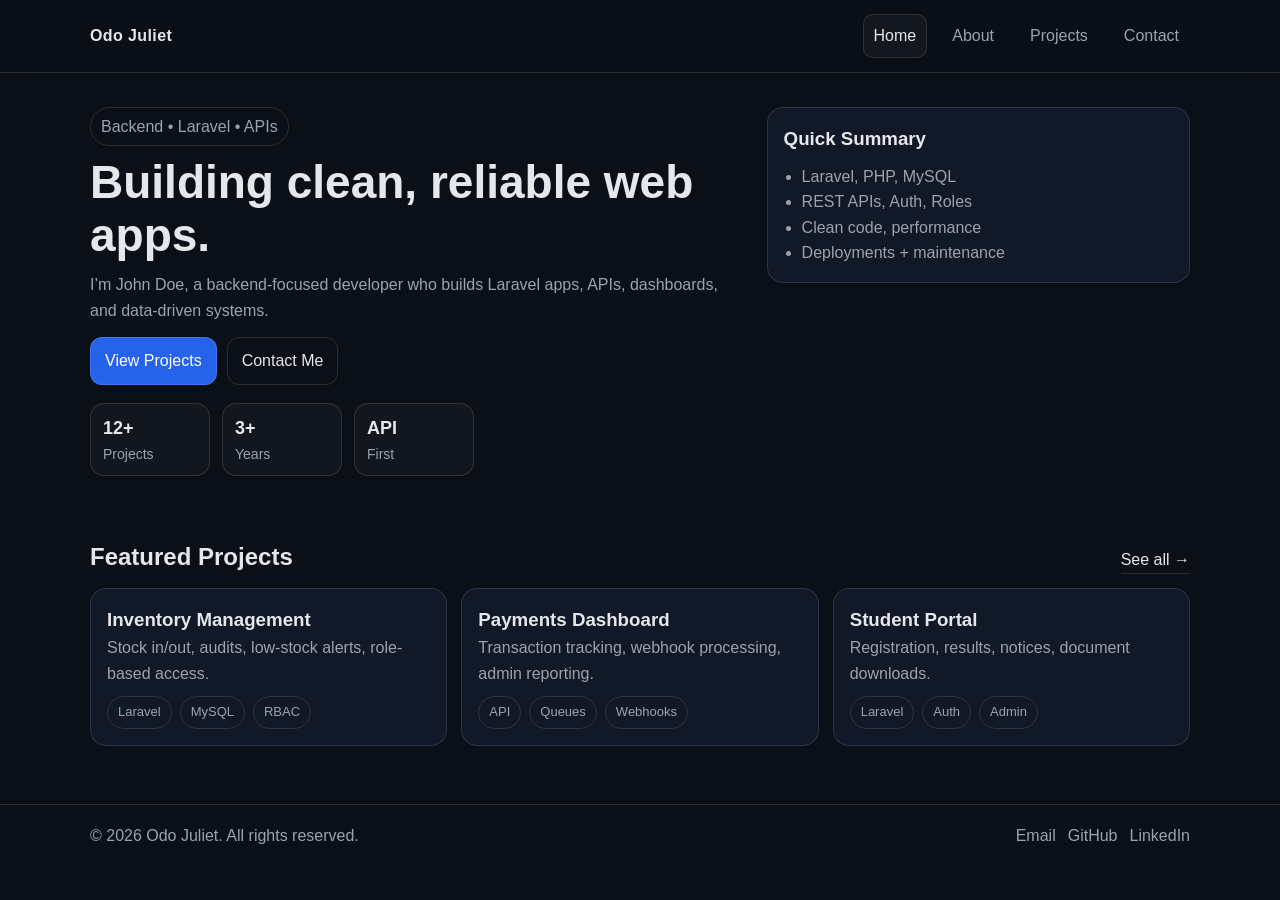
<file: index.html>
<!doctype html>
<html lang="en">
<head>
  <meta charset="utf-8" />
  <meta name="viewport" content="width=device-width, initial-scale=1" />
  <title>Odo Juliet | Portfolio</title>
  <link rel="stylesheet" href="assets/styles.css" />
</head>
<body>
  <header class="site-header">
    <div class="container header-inner">
      <a class="brand" href="index.html">Odo Juliet</a>

      <button class="menu-btn" id="menuBtn" aria-label="Open menu" aria-expanded="false">
        ☰
      </button>

      <nav class="nav" id="nav">
        <a class="nav-link active" href="index.html">Home</a>
        <a class="nav-link" href="about.html">About</a>
        <a class="nav-link" href="projects.html">Projects</a>
        <a class="nav-link" href="contact.html">Contact</a>
      </nav>
    </div>
  </header>

  <main class="container">
    <section class="hero">
      <div class="hero-text">
        <p class="pill">Backend • Laravel • APIs</p>
        <h1>Building clean, reliable web apps.</h1>
        <p class="muted">
          I’m John Doe, a backend-focused developer who builds Laravel apps, APIs, dashboards,
          and data-driven systems.
        </p>

        <div class="btn-row">
          <a class="btn" href="projects.html">View Projects</a>
          <a class="btn btn-ghost" href="contact.html">Contact Me</a>
        </div>

        <div class="stats">
          <div class="stat">
            <p class="stat-num">12+</p>
            <p class="stat-label">Projects</p>
          </div>
          <div class="stat">
            <p class="stat-num">3+</p>
            <p class="stat-label">Years</p>
          </div>
          <div class="stat">
            <p class="stat-num">API</p>
            <p class="stat-label">First</p>
          </div>
        </div>
      </div>

      <div class="hero-card">
        <h3>Quick Summary</h3>
        <ul class="list">
          <li>Laravel, PHP, MySQL</li>
          <li>REST APIs, Auth, Roles</li>
          <li>Clean code, performance</li>
          <li>Deployments + maintenance</li>
        </ul>
      </div>
    </section>

    <section class="section">
      <div class="section-head">
        <h2>Featured Projects</h2>
        <a class="link" href="projects.html">See all →</a>
      </div>

      <div class="grid">
        <article class="card">
          <h3>Inventory Management</h3>
          <p class="muted">Stock in/out, audits, low-stock alerts, role-based access.</p>
          <div class="tags">
            <span class="tag">Laravel</span><span class="tag">MySQL</span><span class="tag">RBAC</span>
          </div>
        </article>

        <article class="card">
          <h3>Payments Dashboard</h3>
          <p class="muted">Transaction tracking, webhook processing, admin reporting.</p>
          <div class="tags">
            <span class="tag">API</span><span class="tag">Queues</span><span class="tag">Webhooks</span>
          </div>
        </article>

        <article class="card">
          <h3>Student Portal</h3>
          <p class="muted">Registration, results, notices, document downloads.</p>
          <div class="tags">
            <span class="tag">Laravel</span><span class="tag">Auth</span><span class="tag">Admin</span>
          </div>
        </article>
      </div>
    </section>
  </main>

  <footer class="site-footer">
    <div class="container footer-inner">
      <p>© <span id="year"></span> Odo Juliet. All rights reserved.</p>
      <div class="footer-links">
        <a href="mailto:you@example.com">Email</a>
        <a href="#">GitHub</a>
        <a href="#">LinkedIn</a>
      </div>
    </div>
  </footer>

  <script src="assets/app.js"></script>
</body>
</html>
</file>
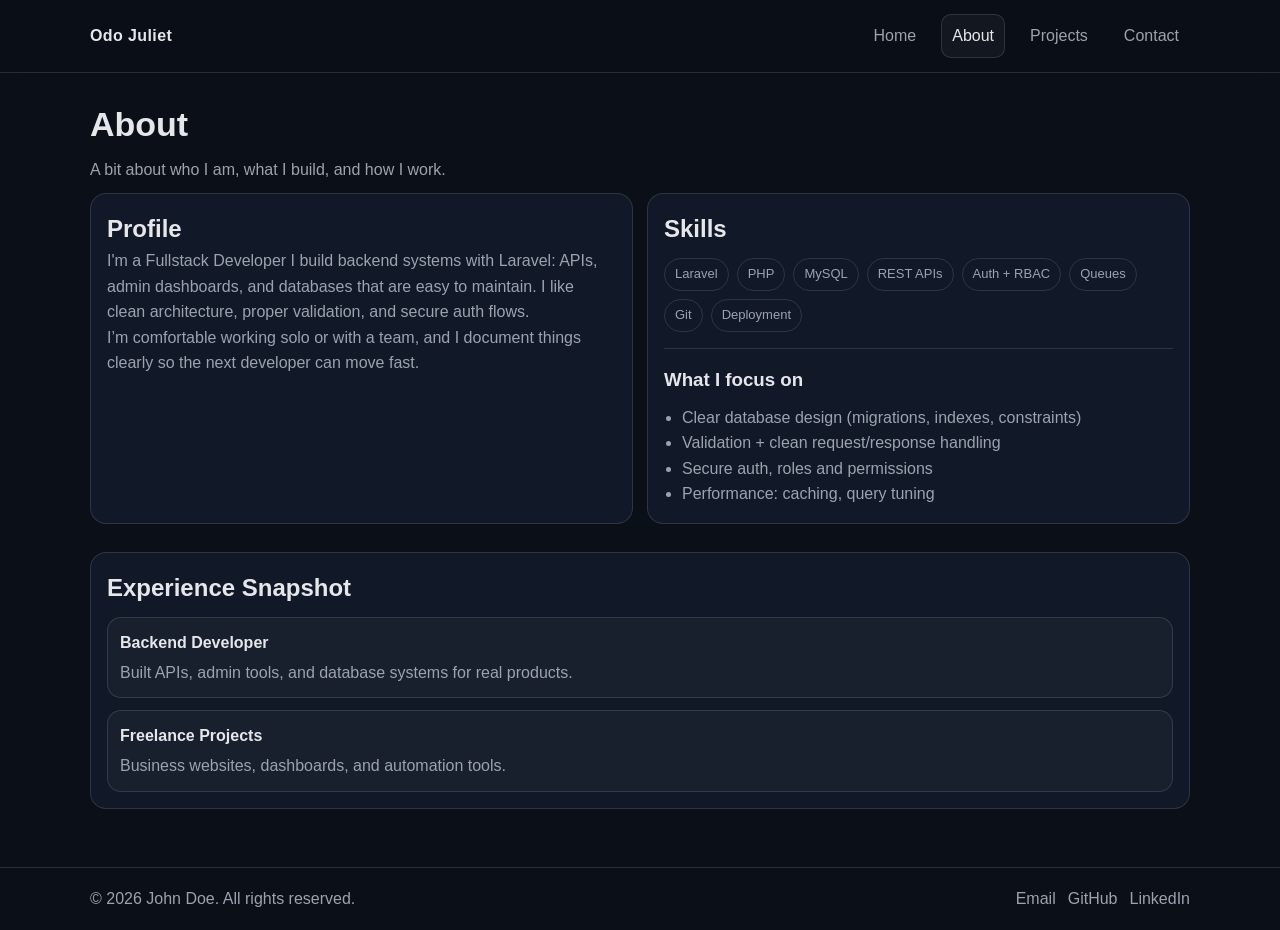
<file: about.html>
<!doctype html>
<html lang="en">
<head>
  <meta charset="utf-8" />
  <meta name="viewport" content="width=device-width, initial-scale=1" />
  <title>About | Odo Juliet </title>
  <link rel="stylesheet" href="assets/styles.css" />
</head>
<body>
  <header class="site-header">
    <div class="container header-inner">
      <a class="brand" href="index.html">Odo Juliet </a>
      <button class="menu-btn" id="menuBtn" aria-label="Open menu" aria-expanded="false">☰</button>
      <nav class="nav" id="nav">
        <a class="nav-link" href="index.html">Home</a>
        <a class="nav-link active" href="about.html">About</a>
        <a class="nav-link" href="projects.html">Projects</a>
        <a class="nav-link" href="contact.html">Contact</a>
      </nav>
    </div>
  </header>

  <main class="container">
    <section class="page-head">
      <h1>About</h1>
      <p class="muted">A bit about who I am, what I build, and how I work.</p>
    </section>

    <section class="grid-2">
      <div class="card">
        <h2>Profile</h2>
        <p class="muted">
          I'm a Fullstack Developer 
          I build backend systems with Laravel: APIs, admin dashboards, and databases that are easy
          to maintain. I like clean architecture, proper validation, and secure auth flows.
        </p>
        <p class="muted">
          I’m comfortable working solo or with a team, and I document things clearly so the next
          developer can move fast.
        </p>
      </div>

      <div class="card">
        <h2>Skills</h2>
        <div class="tags">
          <span class="tag">Laravel</span>
          <span class="tag">PHP</span>
          <span class="tag">MySQL</span>
          <span class="tag">REST APIs</span>
          <span class="tag">Auth + RBAC</span>
          <span class="tag">Queues</span>
          <span class="tag">Git</span>
          <span class="tag">Deployment</span>
        </div>

        <hr class="line" />

        <h3>What I focus on</h3>
        <ul class="list">
          <li>Clear database design (migrations, indexes, constraints)</li>
          <li>Validation + clean request/response handling</li>
          <li>Secure auth, roles and permissions</li>
          <li>Performance: caching, query tuning</li>
        </ul>
      </div>
    </section>

    <section class="section">
      <div class="card">
        <h2>Experience Snapshot</h2>
        <div class="timeline">
          <div class="time-item">
            <p class="time-title">Backend Developer</p>
            <p class="muted">Built APIs, admin tools, and database systems for real products.</p>
          </div>
          <div class="time-item">
            <p class="time-title">Freelance Projects</p>
            <p class="muted">Business websites, dashboards, and automation tools.</p>
          </div>
        </div>
      </div>
    </section>
  </main>

  <footer class="site-footer">
    <div class="container footer-inner">
      <p>© <span id="year"></span> John Doe. All rights reserved.</p>
      <div class="footer-links">
        <a href="mailto:you@example.com">Email</a>
        <a href="#">GitHub</a>
        <a href="#">LinkedIn</a>
      </div>
    </div>
  </footer>

  <script src="assets/app.js"></script>
</body>
</html>
</file>
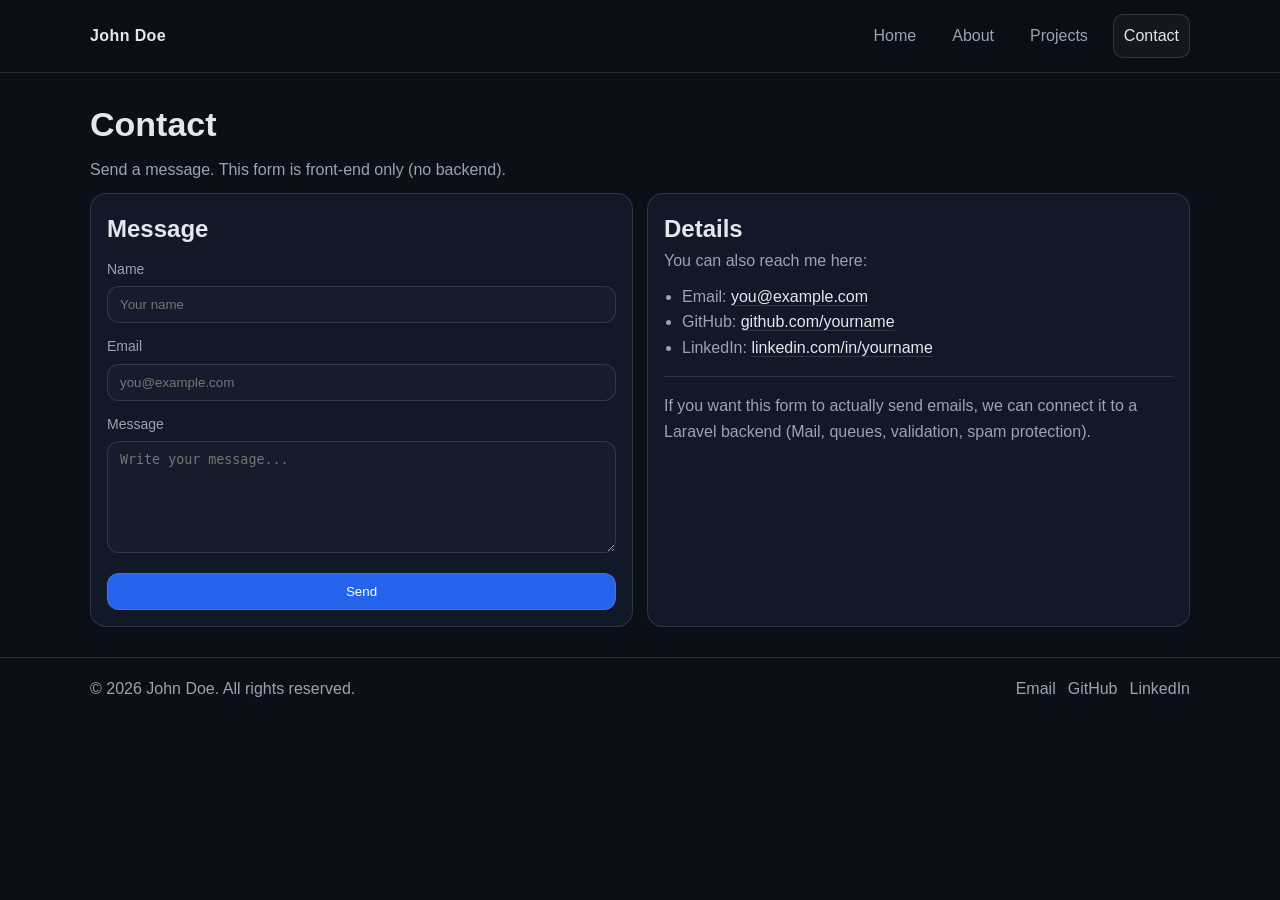
<file: contact.html>
<!doctype html>
<html lang="en">
<head>
  <meta charset="utf-8" />
  <meta name="viewport" content="width=device-width, initial-scale=1" />
  <title>Contact | John Doe</title>
  <link rel="stylesheet" href="assets/styles.css" />
</head>
<body>
  <header class="site-header">
    <div class="container header-inner">
      <a class="brand" href="index.html">John Doe</a>
      <button class="menu-btn" id="menuBtn" aria-label="Open menu" aria-expanded="false">☰</button>
      <nav class="nav" id="nav">
        <a class="nav-link" href="index.html">Home</a>
        <a class="nav-link" href="about.html">About</a>
        <a class="nav-link" href="projects.html">Projects</a>
        <a class="nav-link active" href="contact.html">Contact</a>
      </nav>
    </div>
  </header>

  <main class="container">
    <section class="page-head">
      <h1>Contact</h1>
      <p class="muted">Send a message. This form is front-end only (no backend).</p>
    </section>

    <section class="grid-2">
      <div class="card">
        <h2>Message</h2>
        <form class="form" action="#" method="post">
          <label class="field">
            <span>Name</span>
            <input type="text" name="name" placeholder="Your name" required />
          </label>

          <label class="field">
            <span>Email</span>
            <input type="email" name="email" placeholder="you@example.com" required />
          </label>

          <label class="field">
            <span>Message</span>
            <textarea name="message" rows="6" placeholder="Write your message..." required></textarea>
          </label>

          <button class="btn" type="submit">Send</button>
        </form>
      </div>

      <div class="card">
        <h2>Details</h2>
        <p class="muted">You can also reach me here:</p>
        <ul class="list">
          <li>Email: <a class="link" href="mailto:you@example.com">you@example.com</a></li>
          <li>GitHub: <a class="link" href="#">github.com/yourname</a></li>
          <li>LinkedIn: <a class="link" href="#">linkedin.com/in/yourname</a></li>
        </ul>

        <hr class="line" />

        <p class="muted">
          If you want this form to actually send emails, we can connect it to a Laravel backend
          (Mail, queues, validation, spam protection).
        </p>
      </div>
    </section>
  </main>

  <footer class="site-footer">
    <div class="container footer-inner">
      <p>© <span id="year"></span> John Doe. All rights reserved.</p>
      <div class="footer-links">
        <a href="mailto:you@example.com">Email</a>
        <a href="#">GitHub</a>
        <a href="#">LinkedIn</a>
      </div>
    </div>
  </footer>

  <script src="assets/app.js"></script>
</body>
</html>
</file>
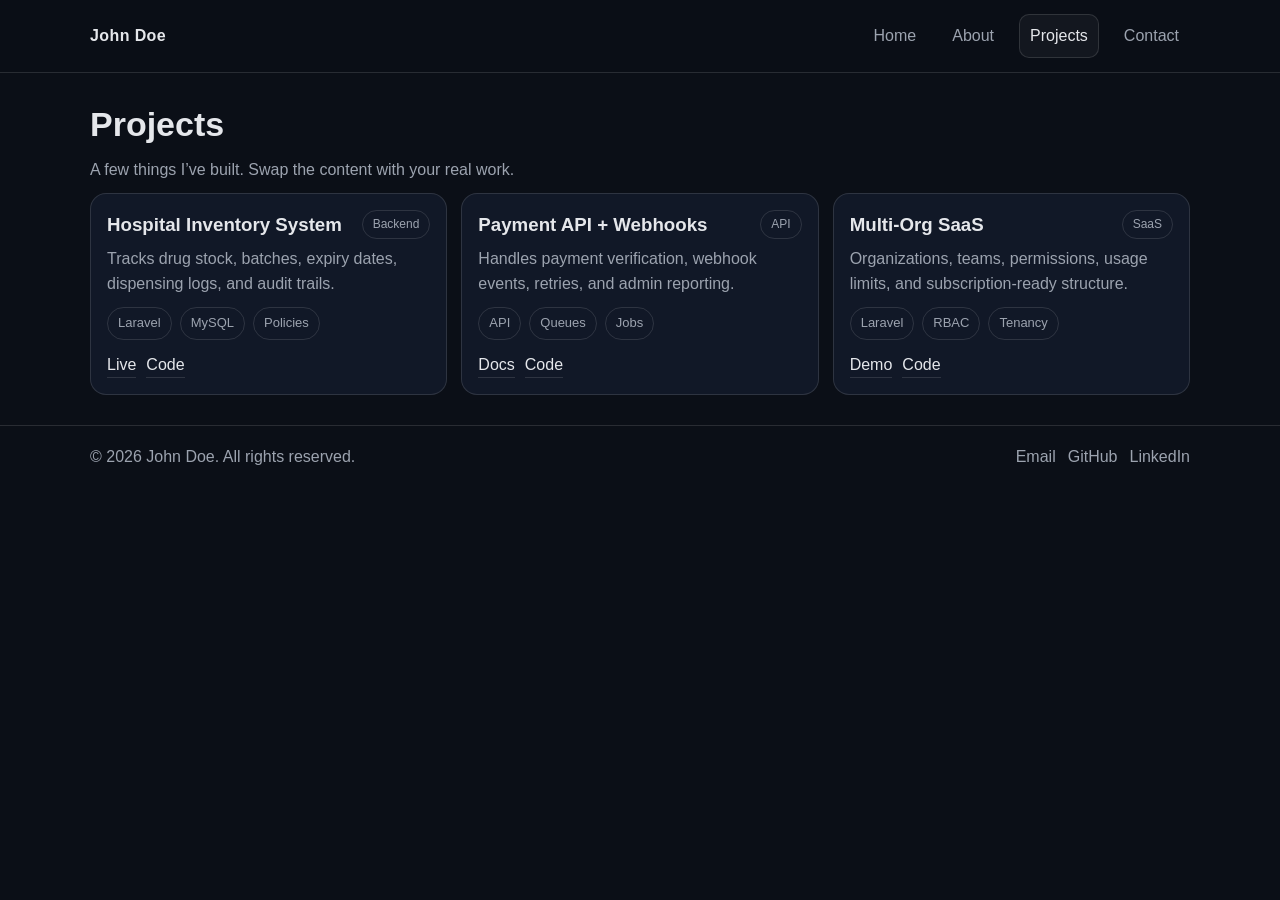
<file: projects.html>
<!doctype html>
<html lang="en">
<head>
  <meta charset="utf-8" />
  <meta name="viewport" content="width=device-width, initial-scale=1" />
  <title>Projects | John Doe</title>
  <link rel="stylesheet" href="assets/styles.css" />
</head>
<body>
  <header class="site-header">
    <div class="container header-inner">
      <a class="brand" href="index.html">John Doe</a>
      <button class="menu-btn" id="menuBtn" aria-label="Open menu" aria-expanded="false">☰</button>
      <nav class="nav" id="nav">
        <a class="nav-link" href="index.html">Home</a>
        <a class="nav-link" href="about.html">About</a>
        <a class="nav-link active" href="projects.html">Projects</a>
        <a class="nav-link" href="contact.html">Contact</a>
      </nav>
    </div>
  </header>

  <main class="container">
    <section class="page-head">
      <h1>Projects</h1>
      <p class="muted">A few things I’ve built. Swap the content with your real work.</p>
    </section>

    <section class="grid">
      <article class="card">
        <div class="card-top">
          <h3>Hospital Inventory System</h3>
          <span class="badge">Backend</span>
        </div>
        <p class="muted">
          Tracks drug stock, batches, expiry dates, dispensing logs, and audit trails.
        </p>
        <div class="tags">
          <span class="tag">Laravel</span><span class="tag">MySQL</span><span class="tag">Policies</span>
        </div>
        <div class="card-actions">
          <a class="link" href="#">Live</a>
          <a class="link" href="#">Code</a>
        </div>
      </article>

      <article class="card">
        <div class="card-top">
          <h3>Payment API + Webhooks</h3>
          <span class="badge">API</span>
        </div>
        <p class="muted">
          Handles payment verification, webhook events, retries, and admin reporting.
        </p>
        <div class="tags">
          <span class="tag">API</span><span class="tag">Queues</span><span class="tag">Jobs</span>
        </div>
        <div class="card-actions">
          <a class="link" href="#">Docs</a>
          <a class="link" href="#">Code</a>
        </div>
      </article>

      <article class="card">
        <div class="card-top">
          <h3>Multi-Org SaaS</h3>
          <span class="badge">SaaS</span>
        </div>
        <p class="muted">
          Organizations, teams, permissions, usage limits, and subscription-ready structure.
        </p>
        <div class="tags">
          <span class="tag">Laravel</span><span class="tag">RBAC</span><span class="tag">Tenancy</span>
        </div>
        <div class="card-actions">
          <a class="link" href="#">Demo</a>
          <a class="link" href="#">Code</a>
        </div>
      </article>
    </section>
  </main>

  <footer class="site-footer">
    <div class="container footer-inner">
      <p>© <span id="year"></span> John Doe. All rights reserved.</p>
      <div class="footer-links">
        <a href="mailto:you@example.com">Email</a>
        <a href="#">GitHub</a>
        <a href="#">LinkedIn</a>
      </div>
    </div>
  </footer>

  <script src="assets/app.js"></script>
</body>
</html>
</file>
<file: assets/styles.css>
/* -------------------------
   Base + layout
-------------------------- */
* { box-sizing: border-box; margin: 0; padding: 0; }

:root{
  --bg: #0b0f17;
  --panel: #111827;
  --text: #e5e7eb;
  --muted: #9ca3af;
  --border: rgba(255,255,255,.12);
  --btn: #2563eb;
  --btn2: transparent;
}

body{
  font-family: Arial, sans-serif;
  background: var(--bg);
  color: var(--text);
  line-height: 1.6;
}

.container{
  width: min(1100px, 92%);
  margin: 0 auto;
}

.section{ padding: 28px 0; }

.muted{ color: var(--muted); }

.link{
  color: var(--text);
  text-decoration: none;
  border-bottom: 1px solid var(--border);
}
.link:hover{ border-bottom-color: var(--text); }

.line{
  border: none;
  border-top: 1px solid var(--border);
  margin: 16px 0;
}

/* -------------------------
   Header + nav
-------------------------- */
.site-header{
  position: sticky;
  top: 0;
  background: rgba(11, 15, 23, .75);
  backdrop-filter: blur(10px);
  border-bottom: 1px solid var(--border);
  z-index: 50;
}

.header-inner{
  display: flex;
  align-items: center;
  justify-content: space-between;
  padding: 14px 0;
  gap: 14px;
}

.brand{
  color: var(--text);
  text-decoration: none;
  font-weight: 700;
  letter-spacing: .4px;
}

.nav{
  display: flex;
  gap: 14px;
  align-items: center;
}

.nav-link{
  color: var(--muted);
  text-decoration: none;
  padding: 8px 10px;
  border: 1px solid transparent;
  border-radius: 10px;
}

.nav-link:hover{
  color: var(--text);
  border-color: var(--border);
}

.nav-link.active{
  color: var(--text);
  border-color: var(--border);
  background: rgba(255,255,255,.04);
}

/* Mobile menu button */
.menu-btn{
  display: none;
  background: transparent;
  border: 1px solid var(--border);
  color: var(--text);
  padding: 8px 10px;
  border-radius: 10px;
  cursor: pointer;
}

/* -------------------------
   Hero
-------------------------- */
.hero{
  padding: 34px 0;
  display: grid;
  grid-template-columns: 1.4fr .9fr;
  gap: 18px;
  align-items: start;
}

.pill{
  display: inline-block;
  padding: 6px 10px;
  border: 1px solid var(--border);
  border-radius: 999px;
  color: var(--muted);
  margin-bottom: 10px;
}

.hero h1{
  font-size: clamp(28px, 4vw, 46px);
  line-height: 1.15;
  margin-bottom: 10px;
}

.hero-card{
  background: var(--panel);
  border: 1px solid var(--border);
  border-radius: 16px;
  padding: 16px;
}

.btn-row{
  display: flex;
  gap: 10px;
  margin-top: 14px;
  flex-wrap: wrap;
}

.btn{
  display: inline-block;
  padding: 10px 14px;
  border-radius: 12px;
  border: 1px solid var(--border);
  background: var(--btn);
  color: white;
  text-decoration: none;
}

.btn:hover{ filter: brightness(1.05); }

.btn-ghost{
  background: var(--btn2);
  color: var(--text);
}

/* Stats */
.stats{
  display: flex;
  gap: 12px;
  margin-top: 18px;
  flex-wrap: wrap;
}
.stat{
  border: 1px solid var(--border);
  border-radius: 14px;
  padding: 10px 12px;
  min-width: 120px;
  background: rgba(255,255,255,.03);
}
.stat-num{ font-weight: 800; font-size: 18px; }
.stat-label{ color: var(--muted); font-size: 14px; }

/* -------------------------
   Cards + grids
-------------------------- */
.card{
  background: var(--panel);
  border: 1px solid var(--border);
  border-radius: 16px;
  padding: 16px;
}

.grid{
  display: grid;
  grid-template-columns: repeat(3, 1fr);
  gap: 14px;
}

.grid-2{
  display: grid;
  grid-template-columns: 1fr 1fr;
  gap: 14px;
}

.section-head{
  display: flex;
  align-items: baseline;
  justify-content: space-between;
  gap: 14px;
  margin-bottom: 12px;
}

.tags{
  display: flex;
  gap: 8px;
  flex-wrap: wrap;
  margin-top: 10px;
}

.tag{
  border: 1px solid var(--border);
  border-radius: 999px;
  padding: 5px 10px;
  color: var(--muted);
  font-size: 13px;
}

.list{
  margin-top: 10px;
  padding-left: 18px;
  color: var(--muted);
}

.card-top{
  display: flex;
  align-items: center;
  justify-content: space-between;
  gap: 10px;
  margin-bottom: 6px;
}

.badge{
  border: 1px solid var(--border);
  border-radius: 999px;
  padding: 4px 10px;
  color: var(--muted);
  font-size: 12px;
}

.card-actions{
  display: flex;
  gap: 10px;
  margin-top: 12px;
}

/* -------------------------
   Page head, timeline, form
-------------------------- */
.page-head{
  padding: 24px 0 10px;
}

.page-head h1{
  font-size: 34px;
  margin-bottom: 6px;
}

.timeline{
  display: grid;
  gap: 12px;
  margin-top: 10px;
}
.time-item{
  border: 1px solid var(--border);
  border-radius: 14px;
  padding: 12px;
  background: rgba(255,255,255,.03);
}
.time-title{ font-weight: 700; margin-bottom: 4px; }

.form{ display: grid; gap: 12px; margin-top: 10px; }

.field span{
  display: block;
  margin-bottom: 6px;
  color: var(--muted);
  font-size: 14px;
}

input, textarea{
  width: 100%;
  border: 1px solid var(--border);
  background: rgba(255,255,255,.02);
  color: var(--text);
  padding: 10px 12px;
  border-radius: 12px;
  outline: none;
}

input:focus, textarea:focus{
  border-color: rgba(255,255,255,.28);
}

/* -------------------------
   Footer
-------------------------- */
.site-footer{
  border-top: 1px solid var(--border);
  margin-top: 30px;
  padding: 18px 0;
}

.footer-inner{
  display: flex;
  justify-content: space-between;
  gap: 12px;
  flex-wrap: wrap;
  color: var(--muted);
}

.footer-links{
  display: flex;
  gap: 12px;
}
.footer-links a{
  color: var(--muted);
  text-decoration: none;
  border-bottom: 1px solid transparent;
}
.footer-links a:hover{
  color: var(--text);
  border-bottom-color: var(--border);
}

/* -------------------------
   Responsive
-------------------------- */
@media (max-width: 900px){
  .grid{ grid-template-columns: 1fr 1fr; }
  .hero{ grid-template-columns: 1fr; }
}

@media (max-width: 650px){
  .grid{ grid-template-columns: 1fr; }
  .grid-2{ grid-template-columns: 1fr; }

  .menu-btn{ display: inline-block; }

  /* nav becomes dropdown */
  .nav{
    display: none;
    width: 100%;
    padding: 10px;
    border: 1px solid var(--border);
    border-radius: 14px;
    background: rgba(17,24,39,.95);
  }

  .nav.open{ display: flex; flex-direction: column; align-items: stretch; }

  .header-inner{
    flex-wrap: wrap;
  }
}
</file>
